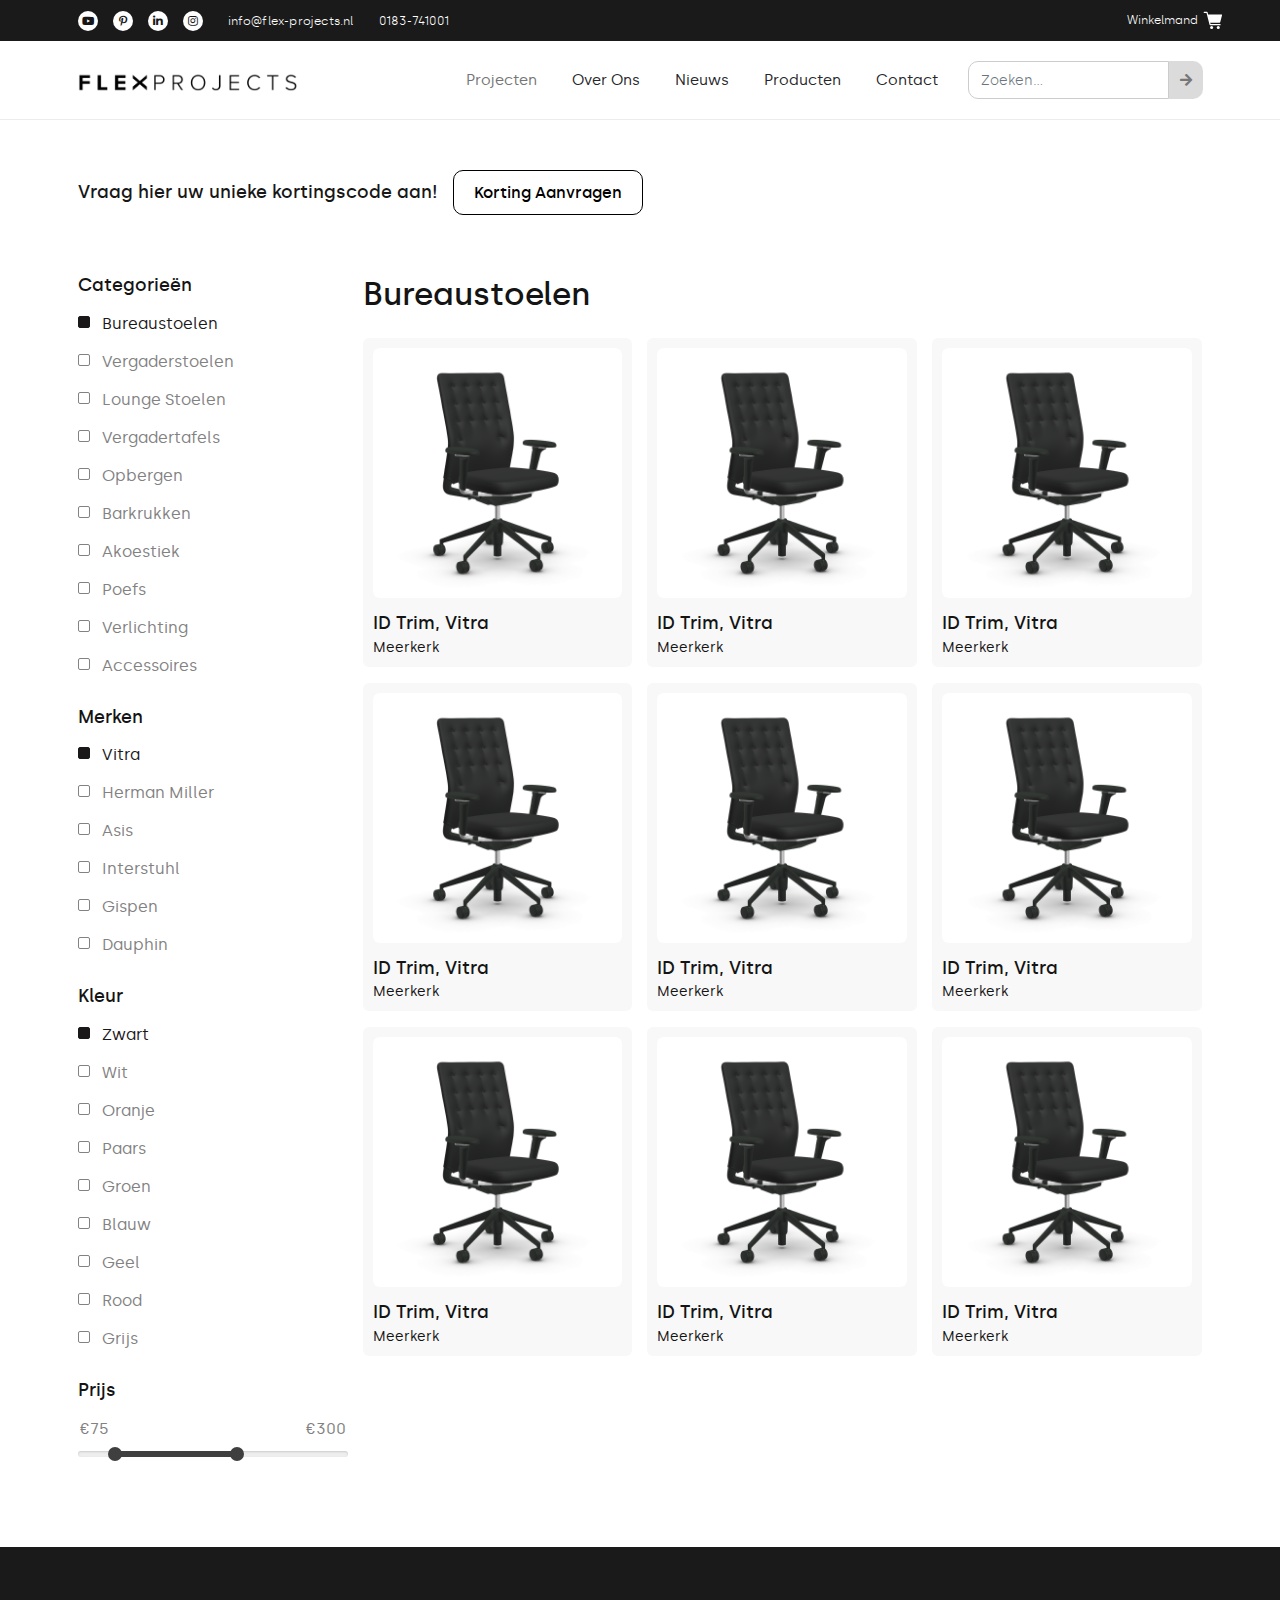
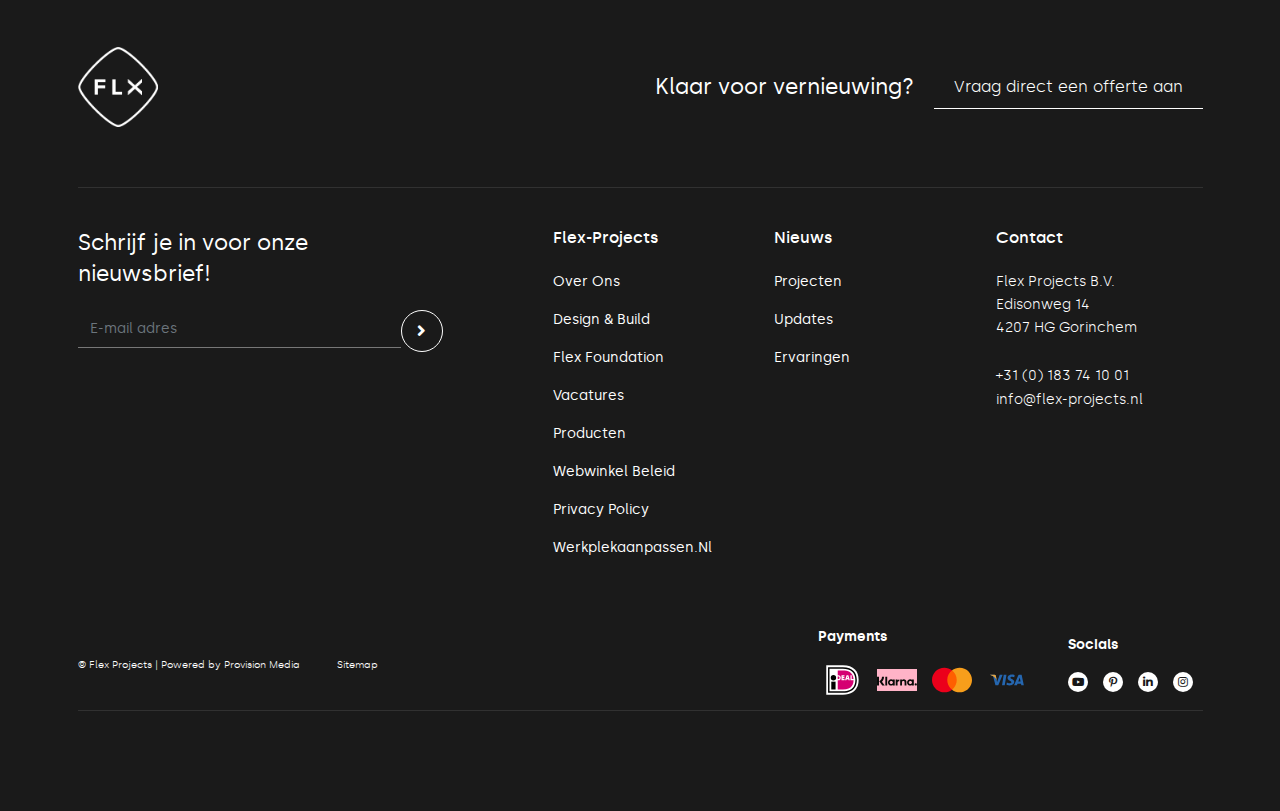
<file: index.html>
<!DOCTYPE html>
<html class="no-js" lang="en">
    <head>
        <meta charset="UTF-8" />
        <meta http-equiv="X-UA-Compatible" content="IE=edge" />
        <meta name="viewport" content="width=device-width, initial-scale=1" />
        <title>flex-projects  HTML5 Template</title>
        <meta name="description" content="flex-projects  HTML5 Template " />
        <meta name="keywords" content="business,corporate, creative, woocommerach, design, gallery, minimal, modern, landing page, cv, designer, freelancer, html, one page, personal, portfolio, programmer, responsive, nft, p2p, vcard, one page" />
        <meta name="author" content="Pexeer" />
        <!-- Place favicon.ico in the root directory -->
        <link rel="shortcut icon" href="favicon.png" type="image/x-icon">
        <!-- fonts file -->
        <link rel="stylesheet" href="assets/fonts/silka-font.css" />
        <!-- css file  -->
        <link rel="stylesheet" href="assets/css/plugins.css" />
        <link rel="stylesheet" href="assets/css/bootstrap.min.css" />
        <link rel="stylesheet" href="assets/css/style.css" />
        <link rel="stylesheet" href="assets/css/responsive.css" />
        <script src="assets/js/modernizr-3.11.2.min.js"></script>
    </head>
    <body>
        <!-- top bar are star there  -->
        <div class="topbar-area">
            <div class="container">
                <div class="topbar-area-wrap">
                    <div class="topbar-left">
                        <a href="#" class="social-icon"><i class="fab fa-youtube"></i></a>
                        <a href="#" class="social-icon"><i class="fab fa-pinterest-p"></i></a>
                        <a href="#" class="social-icon"><i class="fab fa-linkedin-in"></i></a>
                        <a href="#" class="social-icon"><i class="fab fa-instagram"></i></a>
                        <a href="mailto:info@flex-projects.nl" class="link-top-bar">info@flex-projects.nl</a>
                        <a href="tel:0183741001" class="link-top-bar">0183-741001</a>
                    </div>
                    <div class="topbar-left">
                        <a href="#" class="cart-link">
                            <span>Winkelmand</span>
                            <img class="icon" src="assets/images/cart-icon.svg" alt="image" />
                        </a>
                    </div>
                </div>
            </div>
        </div>
        <!-- top bar are end there  -->
        <!-- header area start here  -->
        <header class="header-area">
            <nav class="navbar navbar-expand-lg navbar-light">
                <div class="container">
                  <a class="navbar-brand" href="index.html"><img src="assets/images/logo.png" alt="logo" /></a>
                  <button class="navbar-toggler" type="button" data-bs-toggle="collapse" data-bs-target="#navbarSupportedContent" aria-controls="navbarSupportedContent" aria-expanded="false" aria-label="Toggle navigation">
                    <i class="fas fa-bars"></i>
                  </button>
                  <div class="collapse navbar-collapse" id="navbarSupportedContent">
                    <ul class="navbar-nav ms-auto mb-2 mb-lg-0">
                      <li class="nav-item"><a class="nav-link active" aria-current="page" href="#">Projecten</a></li>
                      <li class="nav-item"><a class="nav-link" href="#">Over ons</a></li>
                      <li class="nav-item"><a class="nav-link" href="#">Nieuws</a></li>
                      <li class="nav-item"><a class="nav-link" href="#">Producten</a></li>
                      <li class="nav-item"><a class="nav-link" href="#">Contact</a></li>
                    </ul>
                    <div class="search-form">
                        <form action="#">
                            <div class="form-wrap d-flex">
                                <input class="form-control" type="search" placeholder="Zoeken..." />
                                <button class="search-btn" type="submit"><i class="fas fa-arrow-right"></i></button>
                            </div>
                        </form>
                    </div>
                  </div>
                </div>
            </nav>
        </header>
        <!-- header area end here  -->
        <div class="section-header">
            <div class="container">
                <div class="section-header-wrap">
                    <p class="header-text">Vraag hier uw unieke kortingscode aan!</p>
                    <a href="#" class="outlne-btn">Korting aanvragen</a>
                </div>
            </div>
        </div>
        <!-- main-product-section area start here  -->
        <div class="main-product-section">
            <div class="container">
                <div class="row">
                    <div class="col-lg-3 col-md-4">
                        <aside class="sidebar-area">
                            <form action="#">
                                <div class="single-widget">
                                    <h3 class="widget-title">Categorieën</h3>
                                    <div class="form-check-list">
                                        <div class="form-check">
                                            <input class="form-check-input" type="checkbox" id="Bureaustoelen" checked />
                                            <label class="form-check-label" for="Bureaustoelen">
                                                Bureaustoelen
                                            </label>
                                        </div>
                                        <div class="form-check">
                                            <input class="form-check-input" type="checkbox" id="Vergaderstoelen" />
                                            <label class="form-check-label" for="Vergaderstoelen">
                                                Vergaderstoelen
                                            </label>
                                        </div>
                                        <div class="form-check">
                                            <input class="form-check-input" type="checkbox" id="Loungestoelen" />
                                            <label class="form-check-label" for="Loungestoelen">
                                                Lounge stoelen
                                            </label>
                                        </div>
                                        <div class="form-check">
                                            <input class="form-check-input" type="checkbox" id="Vergadertafels" />
                                            <label class="form-check-label" for="Vergadertafels">
                                                Vergadertafels
                                            </label>
                                        </div>
                                        <div class="form-check">
                                            <input class="form-check-input" type="checkbox" id="Opbergen" />
                                            <label class="form-check-label" for="Opbergen">
                                                Opbergen
                                            </label>
                                        </div>
                                        <div class="form-check">
                                            <input class="form-check-input" type="checkbox" id="Barkrukken" />
                                            <label class="form-check-label" for="Barkrukken">
                                                Barkrukken
                                            </label>
                                        </div>
                                        <div class="form-check">
                                            <input class="form-check-input" type="checkbox" id="Akoestiek" />
                                            <label class="form-check-label" for="Akoestiek">
                                                Akoestiek
                                            </label>
                                        </div>
                                        <div class="form-check">
                                            <input class="form-check-input" type="checkbox" id="Poefs" />
                                            <label class="form-check-label" for="Poefs">
                                                Poefs
                                            </label>
                                        </div>
                                        <div class="form-check">
                                            <input class="form-check-input" type="checkbox" id="Verlichting" />
                                            <label class="form-check-label" for="Verlichting">
                                                Verlichting
                                            </label>
                                        </div>
                                        <div class="form-check">
                                            <input class="form-check-input" type="checkbox" id="Accessoires" />
                                            <label class="form-check-label" for="Accessoires">
                                                Accessoires
                                            </label>
                                        </div>
                                    </div>
                                </div>
                                <div class="single-widget">
                                    <h3 class="widget-title">Merken</h3>
                                    <div class="form-check-list">
                                        <div class="form-check">
                                            <input class="form-check-input" type="checkbox" id="Vitra" checked />
                                            <label class="form-check-label" for="Vitra">
                                                Vitra
                                            </label>
                                        </div>
                                        <div class="form-check">
                                            <input class="form-check-input" type="checkbox" id="HermanMiller" />
                                            <label class="form-check-label" for="HermanMiller">
                                                Herman Miller
                                            </label>
                                        </div>
                                        <div class="form-check">
                                            <input class="form-check-input" type="checkbox" id="Asis" />
                                            <label class="form-check-label" for="Asis">
                                                Asis
                                            </label>
                                        </div>
                                        <div class="form-check">
                                            <input class="form-check-input" type="checkbox" id="Interstuhl" />
                                            <label class="form-check-label" for="Interstuhl">
                                                Interstuhl
                                            </label>
                                        </div>
                                        <div class="form-check">
                                            <input class="form-check-input" type="checkbox" id="Gispen" />
                                            <label class="form-check-label" for="Gispen">
                                                Gispen
                                            </label>
                                        </div>
                                        <div class="form-check">
                                            <input class="form-check-input" type="checkbox" id="Dauphin" />
                                            <label class="form-check-label" for="Dauphin">
                                                Dauphin
                                            </label>
                                        </div>
                                    </div>
                                </div>
                                <div class="single-widget">
                                    <h3 class="widget-title">Kleur</h3>
                                    <div class="form-check-list">
                                        <div class="form-check">
                                            <input class="form-check-input" type="checkbox" id="Zwart" checked />
                                            <label class="form-check-label" for="Zwart">
                                                Zwart
                                            </label>
                                        </div>
                                        <div class="form-check">
                                            <input class="form-check-input" type="checkbox" id="Wit" />
                                            <label class="form-check-label" for="Wit">
                                                Wit
                                            </label>
                                        </div>
                                        <div class="form-check">
                                            <input class="form-check-input" type="checkbox" id="Oranje" />
                                            <label class="form-check-label" for="Oranje">
                                                Oranje
                                            </label>
                                        </div>
                                        <div class="form-check">
                                            <input class="form-check-input" type="checkbox" id="Paars" />
                                            <label class="form-check-label" for="Paars">
                                                Paars
                                            </label>
                                        </div>
                                        <div class="form-check">
                                            <input class="form-check-input" type="checkbox" id="Groen" />
                                            <label class="form-check-label" for="Groen">
                                                Groen
                                            </label>
                                        </div>
                                        <div class="form-check">
                                            <input class="form-check-input" type="checkbox" id="Blauw" />
                                            <label class="form-check-label" for="Blauw">
                                                Blauw
                                            </label>
                                        </div>
                                        <div class="form-check">
                                            <input class="form-check-input" type="checkbox" id="Geel" />
                                            <label class="form-check-label" for="Geel">
                                                Geel
                                            </label>
                                        </div>
                                        <div class="form-check">
                                            <input class="form-check-input" type="checkbox" id="Rood" />
                                            <label class="form-check-label" for="Rood">
                                                Rood
                                            </label>
                                        </div>
                                        <div class="form-check">
                                            <input class="form-check-input" type="checkbox" id="Grijs" />
                                            <label class="form-check-label" for="Grijs">
                                                Grijs
                                            </label>
                                        </div>
                                    </div>
                                </div>
                                <div class="single-widget">
                                    <h3 class="widget-title">Prijs</h3>
                                    <div class="price-range">
                                        <div class="price-amount">
                                            <input type="text" id="amount1" readonly />
                                            <input type="text" id="amount2" readonly />
                                        </div>
                                        <div id="slider-range"></div>
                                    </div>
                                </div>
                            </form>
                        </aside>
                    </div>
                    <div class="col-lg-9 col-md-8">
                        <h2 class="section-title">Bureaustoelen</h2>
                        <div class="row">
                            <div class="col-lg-4 col-md-6 col-sm-6">
                                <div class="single-product-grid">
                                    <div class="product-thumbnail">
                                        <a href="single-product.html"><img src="assets/images/product-1.png" alt="product" /></a>
                                    </div>
                                    <div class="product-info">
                                        <h3 class="product-title"><a href="single-product.html">ID Trim, Vitra</a></h3>
                                        <h5 class="sub-title">Meerkerk</h5>
                                    </div>
                                </div>
                            </div>
                            <div class="col-lg-4 col-md-6 col-sm-6">
                                <div class="single-product-grid">
                                    <div class="product-thumbnail">
                                        <a href="single-product.html"><img src="assets/images/product-1.png" alt="product" /></a>
                                    </div>
                                    <div class="product-info">
                                        <h3 class="product-title"><a href="single-product.html">ID Trim, Vitra</a></h3>
                                        <h5 class="sub-title">Meerkerk</h5>
                                    </div>
                                </div>
                            </div>
                            <div class="col-lg-4 col-md-6 col-sm-6">
                                <div class="single-product-grid">
                                    <div class="product-thumbnail">
                                        <a href="single-product.html"><img src="assets/images/product-1.png" alt="product" /></a>
                                    </div>
                                    <div class="product-info">
                                        <h3 class="product-title"><a href="single-product.html">ID Trim, Vitra</a></h3>
                                        <h5 class="sub-title">Meerkerk</h5>
                                    </div>
                                </div>
                            </div>
                            <div class="col-lg-4 col-md-6 col-sm-6">
                                <div class="single-product-grid">
                                    <div class="product-thumbnail">
                                        <a href="single-product.html"><img src="assets/images/product-1.png" alt="product" /></a>
                                    </div>
                                    <div class="product-info">
                                        <h3 class="product-title"><a href="single-product.html">ID Trim, Vitra</a></h3>
                                        <h5 class="sub-title">Meerkerk</h5>
                                    </div>
                                </div>
                            </div>
                            <div class="col-lg-4 col-md-6 col-sm-6">
                                <div class="single-product-grid">
                                    <div class="product-thumbnail">
                                        <a href="single-product.html"><img src="assets/images/product-1.png" alt="product" /></a>
                                    </div>
                                    <div class="product-info">
                                        <h3 class="product-title"><a href="single-product.html">ID Trim, Vitra</a></h3>
                                        <h5 class="sub-title">Meerkerk</h5>
                                    </div>
                                </div>
                            </div>
                            <div class="col-lg-4 col-md-6 col-sm-6">
                                <div class="single-product-grid">
                                    <div class="product-thumbnail">
                                        <a href="single-product.html"><img src="assets/images/product-1.png" alt="product" /></a>
                                    </div>
                                    <div class="product-info">
                                        <h3 class="product-title"><a href="single-product.html">ID Trim, Vitra</a></h3>
                                        <h5 class="sub-title">Meerkerk</h5>
                                    </div>
                                </div>
                            </div>
                            <div class="col-lg-4 col-md-6 col-sm-6">
                                <div class="single-product-grid">
                                    <div class="product-thumbnail">
                                        <a href="single-product.html"><img src="assets/images/product-1.png" alt="product" /></a>
                                    </div>
                                    <div class="product-info">
                                        <h3 class="product-title"><a href="single-product.html">ID Trim, Vitra</a></h3>
                                        <h5 class="sub-title">Meerkerk</h5>
                                    </div>
                                </div>
                            </div>
                            <div class="col-lg-4 col-md-6 col-sm-6">
                                <div class="single-product-grid">
                                    <div class="product-thumbnail">
                                        <a href="single-product.html"><img src="assets/images/product-1.png" alt="product" /></a>
                                    </div>
                                    <div class="product-info">
                                        <h3 class="product-title"><a href="single-product.html">ID Trim, Vitra</a></h3>
                                        <h5 class="sub-title">Meerkerk</h5>
                                    </div>
                                </div>
                            </div>
                            <div class="col-lg-4 col-md-6 col-sm-6">
                                <div class="single-product-grid">
                                    <div class="product-thumbnail">
                                        <a href="single-product.html"><img src="assets/images/product-1.png" alt="product" /></a>
                                    </div>
                                    <div class="product-info">
                                        <h3 class="product-title"><a href="single-product.html">ID Trim, Vitra</a></h3>
                                        <h5 class="sub-title">Meerkerk</h5>
                                    </div>
                                </div>
                            </div>
                        </div>
                    </div>
                </div>
            </div>
        </div>
        <!-- main-product-section area end here  -->
        <!-- footer area start here  -->
        <footer class="footer-area">
            <div class="container">
                <div class="footer-top">
                    <div class="row align-items-center">
                        <div class="col-md-6">
                            <div class="footer-top-left">
                                <a class="footer-logo" href="index.html"><img src="assets/images/footer-logo.png" alt="footer logo" /></a>
                            </div>
                        </div>
                        <div class="col-md-6">
                            <div class="footer-top-right">
                                <div class="footer-title-button">Klaar voor vernieuwing?</div>
                                <a href="#" class="button">Vraag direct een offerte aan</a>
                            </div>
                        </div>
                    </div>
                </div>
                <div class="widget-area">
                    <div class="row">
                        <div class="col-md-4">
                            <div class="single-widget newsletter-widget">
                                <h3 class="newsletter-title">Schrijf je in voor onze <br />nieuwsbrief!</h3>
                                <div class="newsletter-form">
                                    <form action="#">
                                        <div class="form-wrap d-flex">
                                            <input type="email" class="form-control" id="email" placeholder="E-mail adres" />
                                            <button class="send-btn"><i class="fas fa-angle-right"></i></button>
                                        </div>
                                    </form>
                                </div>
                            </div>
                        </div>
                        <div class="col-md-8 col-lg-7 offset-lg-1">
                            <div class="row">
                                <div class="col-md-4">
                                    <div class="single-widget menu-widget">
                                        <h3 class="widget-title">Flex-Projects</h3>
                                        <ul>
                                            <li><a href="#">Over ons</a></li>
                                            <li><a href="#">Design & Build</a></li>
                                            <li><a href="#">Flex Foundation</a></li>
                                            <li><a href="#">Vacatures</a></li>
                                            <li><a href="#">Producten</a></li>
                                            <li><a href="#">Webwinkel beleid</a></li>
                                            <li><a href="#">Privacy Policy</a></li>
                                            <li><a href="#">Werkplekaanpassen.nl</a></li>
                                        </ul>
                                    </div>
                                </div>
                                <div class="col-md-4">
                                    <div class="single-widget menu-widget">
                                        <h3 class="widget-title">Nieuws</h3>
                                        <ul>
                                            <li><a href="#">Projecten</a></li>
                                            <li><a href="#">Updates</a></li>
                                            <li><a href="#">Ervaringen</a></li>
                                        </ul>
                                    </div>
                                </div>
                                <div class="col-md-4">
                                    <div class="single-widget contact-widget">
                                        <h3 class="widget-title">Contact</h3>
                                        <p>Flex Projects B.V. <br />  Edisonweg 14 <br /> 4207 HG Gorinchem</p>
                                        <a href="tel:0183741001" class="link-2">+31 (0) 183 74 10 01<br></a>
                                        <a href="mailto:info@flex-projects.nl" class="link-2">info@flex-projects.nl</a>
                                    </div>
                                </div>
                            </div>
                        </div>
                    </div>
                </div>
                <div class="footer-bottom">
                    <div class="row align-items-center">
                        <div class="col-md-6">
                            <div class="footer-wrapper">
                                <a href="#" class="secondary-link">&copy; Flex Projects | Powered by Provision Media</a>
                                <a href="#" target="_blank" class="secondary-link">Sitemap</a>
                            </div>
                        </div>
                        <div class="col-md-6">
                            <div class="footer-bottom-right">
                                <div class="single-box payment-box">
                                    <h4 class="title">Payments</h4>
                                    <div class="payment-icons">
                                        <img class="payment-image" src="assets/images/ideal.svg" alt="ideal" />
                                        <img class="payment-image" src="assets/images/klarna.svg" alt="klarna" />
                                        <img class="payment-image" src="assets/images/mastercard.svg" alt="mastercard" />
                                        <img class="payment-image" src="assets/images/visa.svg" alt="visa" />
                                    </div>
                                </div>
                                <div class="single-box">
                                    <h4 class="title">Socials</h4>
                                    <div class="footer-social-meida">
                                        <a href="#" class="social-icon"><i class="fab fa-youtube"></i></a>
                                        <a href="#" class="social-icon"><i class="fab fa-pinterest-p"></i></a>
                                        <a href="#" class="social-icon"><i class="fab fa-linkedin-in"></i></a>
                                        <a href="#" class="social-icon"><i class="fab fa-instagram"></i></a>
                                    </div>
                                </div>
                            </div>
                        </div>
                    </div>
                </div>
            </div>
        </footer>
        <!-- footer area end here  -->
        <!-- Js file  -->
        <script src="assets/js/jquery-3.6.0.min.js"></script>
        <script src="assets/js/bootstrap.bundle.min.js"></script>
        <script src="assets/js/plugins.js"></script>
        <script src="assets/js/main.js"></script>
    </body>
</html>
</file>
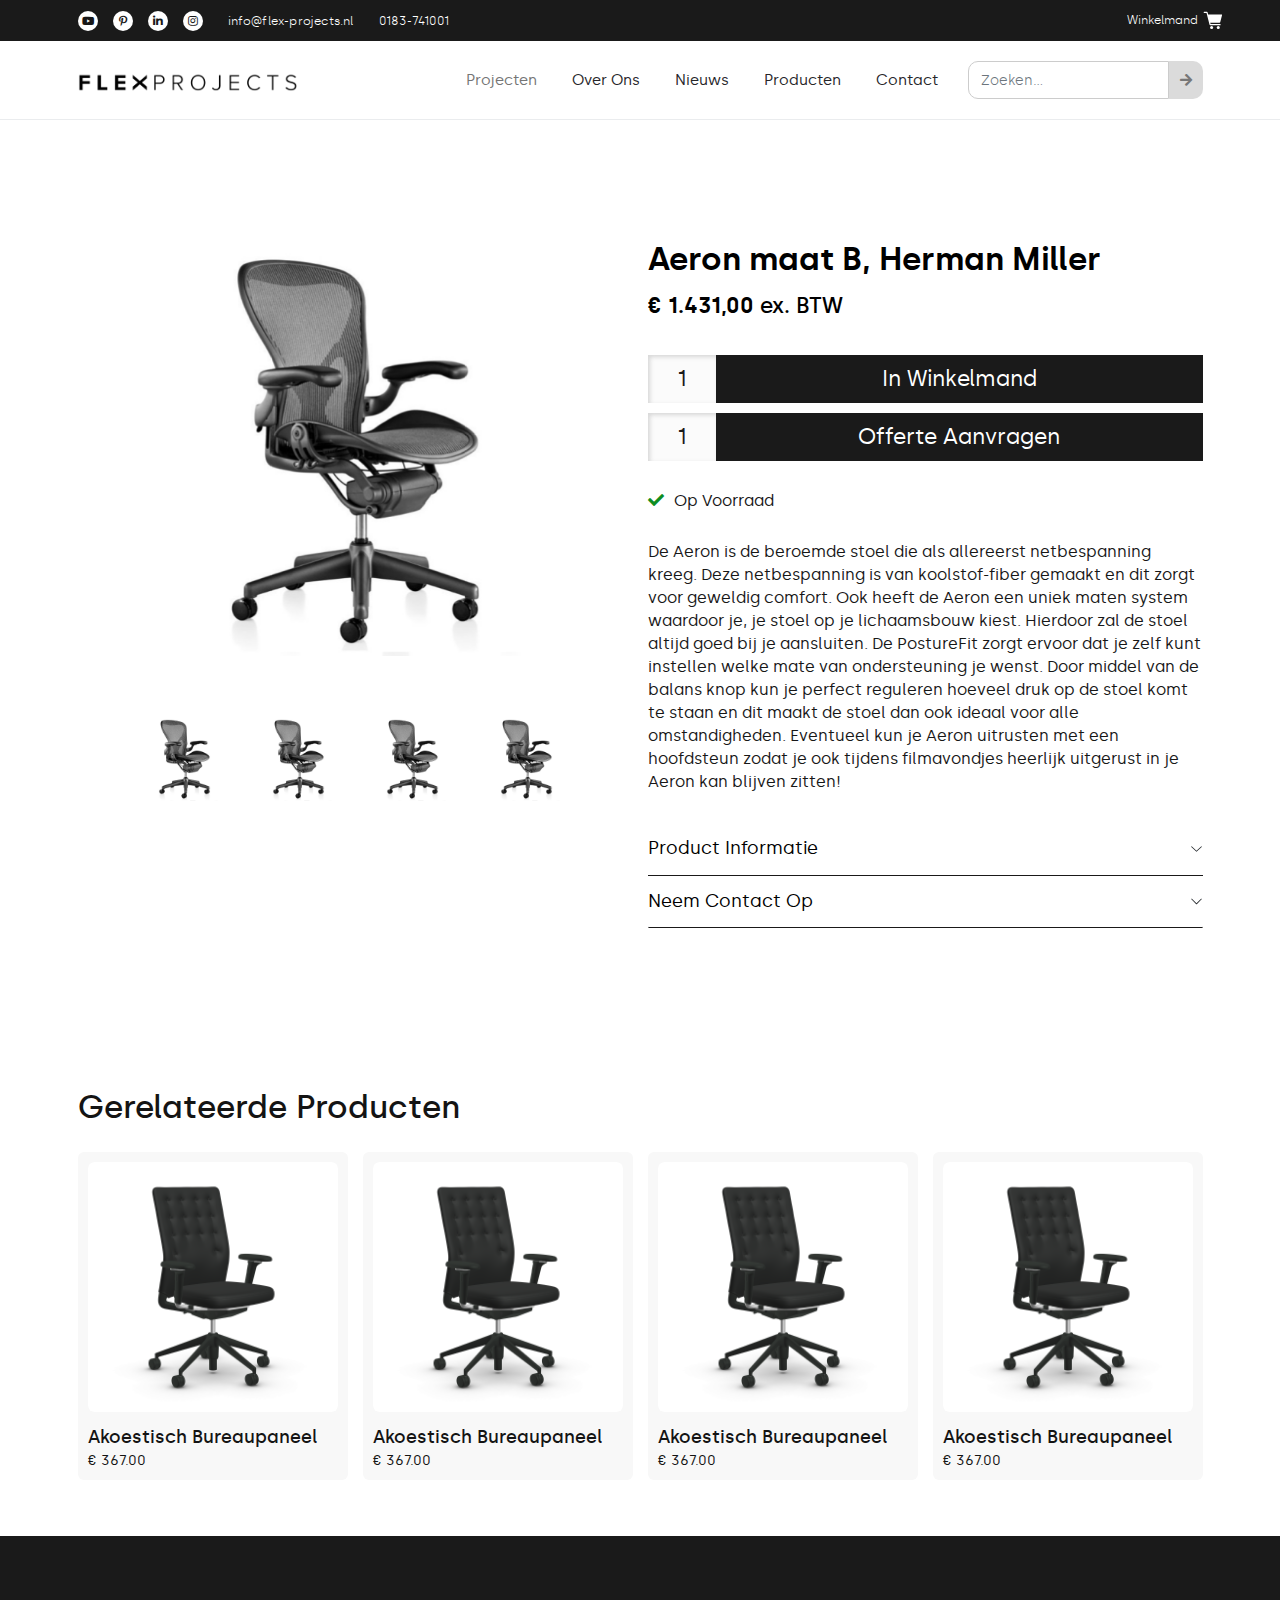
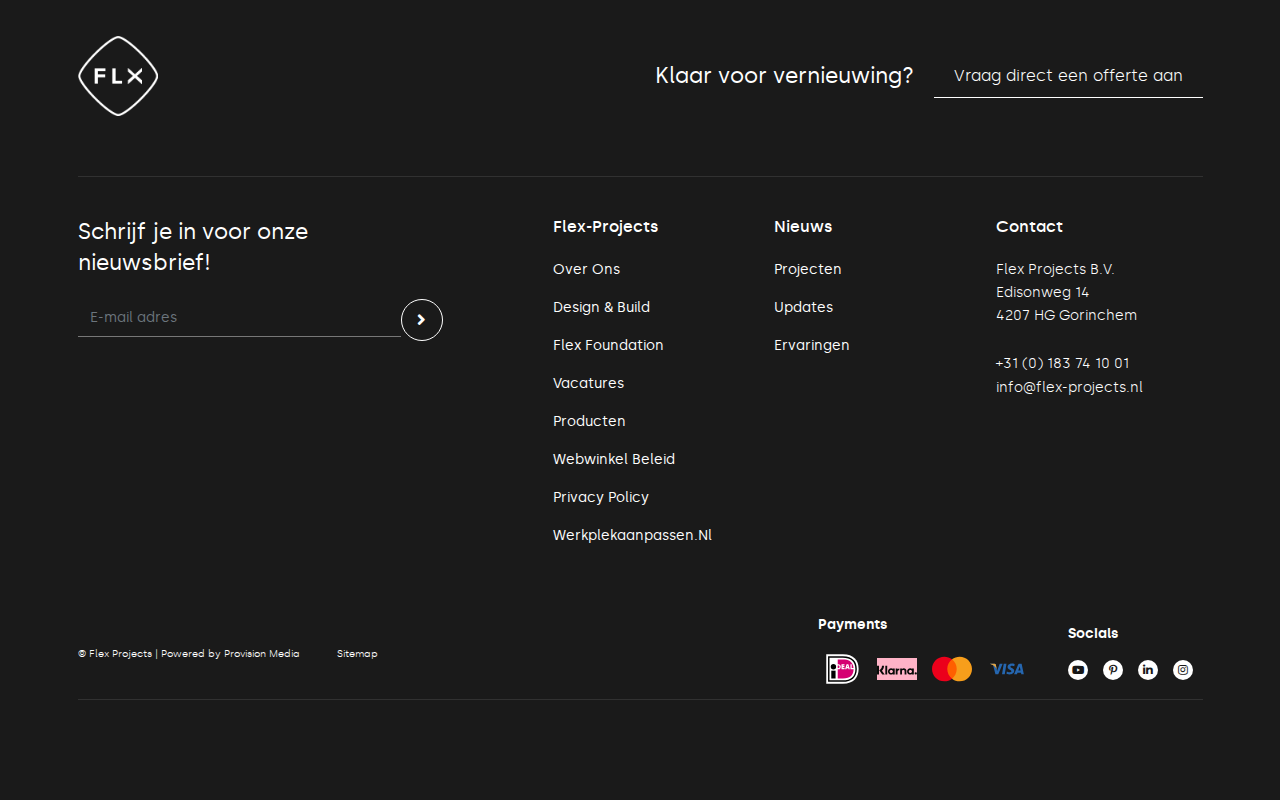
<file: single-product.html>
<!DOCTYPE html>
<html class="no-js" lang="en">
    <head>
        <meta charset="UTF-8" />
        <meta http-equiv="X-UA-Compatible" content="IE=edge" />
        <meta name="viewport" content="width=device-width, initial-scale=1" />
        <title>flex-projects  HTML5 Template</title>
        <meta name="description" content="flex-projects  HTML5 Template " />
        <meta name="keywords" content="business,corporate, creative, woocommerach, design, gallery, minimal, modern, landing page, cv, designer, freelancer, html, one page, personal, portfolio, programmer, responsive, nft, p2p, vcard, one page" />
        <meta name="author" content="Pexeer" />
        <!-- Place favicon.ico in the root directory -->
        <link rel="shortcut icon" href="favicon.png" type="image/x-icon">
        <!-- fonts file -->
        <link rel="stylesheet" href="assets/fonts/silka-font.css" />
        <!-- css file  -->
        <link rel="stylesheet" href="assets/css/plugins.css" />
        <link rel="stylesheet" href="assets/css/bootstrap.min.css" />
        <link rel="stylesheet" href="assets/css/style.css" />
        <link rel="stylesheet" href="assets/css/responsive.css" />
        <script src="assets/js/modernizr-3.11.2.min.js"></script>
    </head>
    <body>
        <!-- top bar are star there  -->
        <div class="topbar-area">
            <div class="container">
                <div class="topbar-area-wrap">
                    <div class="topbar-left">
                        <a href="#" class="social-icon"><i class="fab fa-youtube"></i></a>
                        <a href="#" class="social-icon"><i class="fab fa-pinterest-p"></i></a>
                        <a href="#" class="social-icon"><i class="fab fa-linkedin-in"></i></a>
                        <a href="#" class="social-icon"><i class="fab fa-instagram"></i></a>
                        <a href="mailto:info@flex-projects.nl" class="link-top-bar">info@flex-projects.nl</a>
                        <a href="tel:0183741001" class="link-top-bar">0183-741001</a>
                    </div>
                    <div class="topbar-left">
                        <a href="#" class="cart-link">
                            <span>Winkelmand</span>
                            <img class="icon" src="assets/images/cart-icon.svg" alt="image" />
                        </a>
                    </div>
                </div>
            </div>
        </div>
        <!-- top bar are end there  -->
        <!-- header area start here  -->
        <header class="header-area">
            <nav class="navbar navbar-expand-lg navbar-light">
                <div class="container">
                  <a class="navbar-brand" href="index.html"><img src="assets/images/logo.png" alt="logo" /></a>
                  <button class="navbar-toggler" type="button" data-bs-toggle="collapse" data-bs-target="#navbarSupportedContent" aria-controls="navbarSupportedContent" aria-expanded="false" aria-label="Toggle navigation">
                    <i class="fas fa-bars"></i>
                  </button>
                  <div class="collapse navbar-collapse" id="navbarSupportedContent">
                    <ul class="navbar-nav ms-auto mb-2 mb-lg-0">
                      <li class="nav-item"><a class="nav-link active" aria-current="page" href="#">Projecten</a></li>
                      <li class="nav-item"><a class="nav-link" href="#">Over ons</a></li>
                      <li class="nav-item"><a class="nav-link" href="#">Nieuws</a></li>
                      <li class="nav-item"><a class="nav-link" href="#">Producten</a></li>
                      <li class="nav-item"><a class="nav-link" href="#">Contact</a></li>
                    </ul>
                    <div class="search-form">
                        <form action="#">
                            <div class="form-wrap d-flex">
                                <input class="form-control" type="search" placeholder="Zoeken..." />
                                <button class="search-btn" type="submit"><i class="fas fa-arrow-right"></i></button>
                            </div>
                        </form>
                    </div>
                  </div>
                </div>
            </nav>
        </header>
        <!-- header area end here  -->
        <!-- single-product-wrape start here  -->
        <div class="single-product-wrape">
            <div class="container">
                <div class="row">
                    <div class="col-md-6">
                        <div class="product-image">
                            <div class="product-big-thumbail">
                                <div class="single-image">
                                    <img src="assets/images/single-product-big-image.png" alt="product image" />
                                </div>
                                <div class="single-image">
                                    <img src="assets/images/single-product-big-image.png" alt="product image" />
                                </div>
                                <div class="single-image">
                                    <img src="assets/images/single-product-big-image.png" alt="product image" />
                                </div>
                                <div class="single-image">
                                    <img src="assets/images/single-product-big-image.png" alt="product image" />
                                </div>
                            </div>
                            <div class="product-small-thumbail">
                                <div class="single-image">
                                    <img src="assets/images/single-product-thumbnail.png" alt="product image" />
                                </div>
                                <div class="single-image">
                                    <img src="assets/images/single-product-thumbnail.png" alt="product image" />
                                </div>
                                <div class="single-image">
                                    <img src="assets/images/single-product-thumbnail.png" alt="product image" />
                                </div>
                                <div class="single-image">
                                    <img src="assets/images/single-product-thumbnail.png" alt="product image" />
                                </div>
                            </div>
                        </div>
                    </div>
                    <div class="col-md-6">
                        <div class="product-info">
                            <h2 class="produt-title">Aeron maat B, Herman Miller</h2>
                            <h4 class="product-price"><span>€ 1.431,00</span> ex. BTW</h4>
                            <a class="count-text-btn" href="#"><span class="count-number">1</span><span class="button-text">In winkelmand</span></a>
                            <a class="count-text-btn" href="#"><span class="count-number">1</span><span class="button-text">Offerte aanvragen</span></a>
                            <h4 class="voorraad-text"><i class="fas fa-check"></i>Op voorraad</h4>
                            <p class="product-content">De Aeron is de beroemde stoel die als allereerst netbespanning kreeg. Deze netbespanning is van koolstof-fiber gemaakt en dit zorgt voor geweldig comfort. Ook heeft de Aeron een uniek maten system waardoor je, je stoel op je lichaamsbouw kiest. Hierdoor zal de stoel altijd goed bij je aansluiten. De PostureFit zorgt ervoor dat je zelf kunt instellen welke mate van ondersteuning je wenst. Door middel van de balans knop kun je perfect reguleren hoeveel druk op de stoel komt te staan en dit maakt de stoel dan ook ideaal voor alle omstandigheden. Eventueel kun je Aeron uitrusten met een hoofdsteun zodat je ook tijdens filmavondjes heerlijk uitgerust in je Aeron kan blijven zitten!</p>
                            <div class="accordion product-acorion" id="accordionExample">
                                <div class="accordion-item">
                                  <h2 class="accordion-header" id="headingOne">
                                    <button class="accordion-button collapsed" type="button" data-bs-toggle="collapse" data-bs-target="#collapseOne" aria-expanded="false" aria-controls="collapseOne">
                                        Product informatie
                                    </button>
                                  </h2>
                                  <div id="collapseOne" class="accordion-collapse collapse" aria-labelledby="headingOne" data-bs-parent="#accordionExample">
                                    <div class="accordion-body">
                                      <p>Lorem ipsum dolor, sit amet consectetur adipisicing elit. Eaque architecto odio recusandae nulla quaerat id, culpa at modi nisi, voluptates, nemo rem dolores. Ex earum magni numquam dolorum quasi ullam. Eius ratione in dicta debitis consequuntur voluptates voluptas tenetur qui alias, est tempora veritatis deserunt soluta itaque cumque unde quaerat.</p>
                                    </div>
                                  </div>
                                </div>
                                <div class="accordion-item">
                                  <h2 class="accordion-header" id="headingTwo">
                                    <button class="accordion-button collapsed" type="button" data-bs-toggle="collapse" data-bs-target="#collapseTwo" aria-expanded="false" aria-controls="collapseTwo">
                                        Neem contact op
                                    </button>
                                  </h2>
                                  <div id="collapseTwo" class="accordion-collapse collapse" aria-labelledby="headingTwo" data-bs-parent="#accordionExample">
                                    <div class="accordion-body">
                                        <p>Lorem ipsum dolor, sit amet consectetur adipisicing elit. Eaque architecto odio recusandae nulla quaerat id, culpa at modi nisi, voluptates, nemo rem dolores. Ex earum magni numquam dolorum quasi ullam. Eius ratione in dicta debitis consequuntur voluptates voluptas tenetur qui alias, est tempora veritatis deserunt soluta itaque cumque unde quaerat.</p>
                                    </div>
                                  </div>
                                </div>
                            </div>
                        </div>
                    </div>
                </div>
            </div>
        </div>
        <!-- single-product-wrape start here  -->
        <!-- Gerelateerde producten area start here  -->
        <div class="gerelateerde-producten">
            <div class="container">
                <h2 class="section-title">Gerelateerde producten</h2>
                <div class="row">
                    <div class="col-lg-3 col-md-4 col-sm-6">
                        <div class="single-product-grid">
                            <div class="product-thumbnail">
                                <a href="single-product.html"><img src="assets/images/product-1.png" alt="product" /></a>
                            </div>
                            <div class="product-info">
                                <h3 class="product-title"><a href="single-product.html">Akoestisch Bureaupaneel</a></h3>
                                <h5 class="sub-title"><span>€</span>  367.00</h5>
                            </div>
                        </div>
                    </div>
                    <div class="col-lg-3 col-md-4 col-sm-6">
                        <div class="single-product-grid">
                            <div class="product-thumbnail">
                                <a href="single-product.html"><img src="assets/images/product-1.png" alt="product" /></a>
                            </div>
                            <div class="product-info">
                                <h3 class="product-title"><a href="single-product.html">Akoestisch Bureaupaneel</a></h3>
                                <h5 class="sub-title"><span>€</span>  367.00</h5>
                            </div>
                        </div>
                    </div>
                    <div class="col-lg-3 col-md-4 col-sm-6">
                        <div class="single-product-grid">
                            <div class="product-thumbnail">
                                <a href="single-product.html"><img src="assets/images/product-1.png" alt="product" /></a>
                            </div>
                            <div class="product-info">
                                <h3 class="product-title"><a href="single-product.html">Akoestisch Bureaupaneel</a></h3>
                                <h5 class="sub-title"><span>€</span>  367.00</h5>
                            </div>
                        </div>
                    </div>
                    <div class="col-lg-3 col-md-4 col-sm-6">
                        <div class="single-product-grid">
                            <div class="product-thumbnail">
                                <a href="single-product.html"><img src="assets/images/product-1.png" alt="product" /></a>
                            </div>
                            <div class="product-info">
                                <h3 class="product-title"><a href="single-product.html">Akoestisch Bureaupaneel</a></h3>
                                <h5 class="sub-title"><span>€</span>  367.00</h5>
                            </div>
                        </div>
                    </div>
                </div>
            </div>
        </div>
        <!-- Gerelateerde producten area end here  -->
        <!-- footer area start here  -->
        <footer class="footer-area">
            <div class="container">
                <div class="footer-top">
                    <div class="row align-items-center">
                        <div class="col-md-6">
                            <div class="footer-top-left">
                                <a class="footer-logo" href="index.html"><img src="assets/images/footer-logo.png" alt="footer logo" /></a>
                            </div>
                        </div>
                        <div class="col-md-6">
                            <div class="footer-top-right">
                                <div class="footer-title-button">Klaar voor vernieuwing?</div>
                                <a href="#" class="button">Vraag direct een offerte aan</a>
                            </div>
                        </div>
                    </div>
                </div>
                <div class="widget-area">
                    <div class="row">
                        <div class="col-md-4">
                            <div class="single-widget newsletter-widget">
                                <h3 class="newsletter-title">Schrijf je in voor onze <br />nieuwsbrief!</h3>
                                <div class="newsletter-form">
                                    <form action="#">
                                        <div class="form-wrap d-flex">
                                            <input type="email" class="form-control" id="email" placeholder="E-mail adres" />
                                            <button class="send-btn"><i class="fas fa-angle-right"></i></button>
                                        </div>
                                    </form>
                                </div>
                            </div>
                        </div>
                        <div class="col-md-8 col-lg-7 offset-lg-1">
                            <div class="row">
                                <div class="col-md-4">
                                    <div class="single-widget menu-widget">
                                        <h3 class="widget-title">Flex-Projects</h3>
                                        <ul>
                                            <li><a href="#">Over ons</a></li>
                                            <li><a href="#">Design & Build</a></li>
                                            <li><a href="#">Flex Foundation</a></li>
                                            <li><a href="#">Vacatures</a></li>
                                            <li><a href="#">Producten</a></li>
                                            <li><a href="#">Webwinkel beleid</a></li>
                                            <li><a href="#">Privacy Policy</a></li>
                                            <li><a href="#">Werkplekaanpassen.nl</a></li>
                                        </ul>
                                    </div>
                                </div>
                                <div class="col-md-4">
                                    <div class="single-widget menu-widget">
                                        <h3 class="widget-title">Nieuws</h3>
                                        <ul>
                                            <li><a href="#">Projecten</a></li>
                                            <li><a href="#">Updates</a></li>
                                            <li><a href="#">Ervaringen</a></li>
                                        </ul>
                                    </div>
                                </div>
                                <div class="col-md-4">
                                    <div class="single-widget contact-widget">
                                        <h3 class="widget-title">Contact</h3>
                                        <p>Flex Projects B.V. <br />  Edisonweg 14 <br /> 4207 HG Gorinchem</p>
                                        <a href="tel:0183741001" class="link-2">+31 (0) 183 74 10 01<br></a>
                                        <a href="mailto:info@flex-projects.nl" class="link-2">info@flex-projects.nl</a>
                                    </div>
                                </div>
                            </div>
                        </div>
                    </div>
                </div>
                <div class="footer-bottom">
                    <div class="row align-items-center">
                        <div class="col-md-6">
                            <div class="footer-wrapper">
                                <a href="#" class="secondary-link">&copy; Flex Projects | Powered by Provision Media</a>
                                <a href="#" target="_blank" class="secondary-link">Sitemap</a>
                            </div>
                        </div>
                        <div class="col-md-6">
                            <div class="footer-bottom-right">
                                <div class="single-box payment-box">
                                    <h4 class="title">Payments</h4>
                                    <div class="payment-icons">
                                        <img class="payment-image" src="assets/images/ideal.svg" alt="ideal" />
                                        <img class="payment-image" src="assets/images/klarna.svg" alt="klarna" />
                                        <img class="payment-image" src="assets/images/mastercard.svg" alt="mastercard" />
                                        <img class="payment-image" src="assets/images/visa.svg" alt="visa" />
                                    </div>
                                </div>
                                <div class="single-box">
                                    <h4 class="title">Socials</h4>
                                    <div class="footer-social-meida">
                                        <a href="#" class="social-icon"><i class="fab fa-youtube"></i></a>
                                        <a href="#" class="social-icon"><i class="fab fa-pinterest-p"></i></a>
                                        <a href="#" class="social-icon"><i class="fab fa-linkedin-in"></i></a>
                                        <a href="#" class="social-icon"><i class="fab fa-instagram"></i></a>
                                    </div>
                                </div>
                            </div>
                        </div>
                    </div>
                </div>
            </div>
        </footer>
        <!-- footer area end here  -->
        <!-- Js file  -->
        <script src="assets/js/jquery-3.6.0.min.js"></script>
        <script src="assets/js/bootstrap.bundle.min.js"></script>
        <script src="assets/js/plugins.js"></script>
        <script src="assets/js/main.js"></script>
    </body>
</html>
</file>
<file: assets/fonts/silka-font.css>
@font-face {
    font-family: 'Silka';
    src: url('Silka-Light.eot');
    src: url('Silka-Light.eot?#iefix') format('embedded-opentype'),
        url('Silka-Light.woff2') format('woff2'),
        url('Silka-Light.woff') format('woff'),
        url('Silka-Light.ttf') format('truetype');
    font-weight: 300;
    font-style: normal;
    font-display: swap;
}
@font-face {
    font-family: 'Silka';
    src: url('Silka-Regular.eot');
    src: url('Silka-Regular.eot?#iefix') format('embedded-opentype'),
        url('Silka-Regular.woff2') format('woff2'),
        url('Silka-Regular.woff') format('woff'),
        url('Silka-Regular.ttf') format('truetype');
    font-weight: 400;
    font-style: normal;
    font-display: swap;
}
@font-face {
    font-family: 'Silka';
    src: url('Silka-Medium.eot');
    src: url('Silka-Medium.eot?#iefix') format('embedded-opentype'),
        url('Silka-Medium.woff2') format('woff2'),
        url('Silka-Medium.woff') format('woff'),
        url('Silka-Medium.ttf') format('truetype');
    font-weight: 500;
    font-style: normal;
    font-display: swap;
}
@font-face {
    font-family: 'Silka';
    src: url('silka-semibold.eot');
    src: url('silka-semibold.eot?#iefix') format('embedded-opentype'),
        url('silka-semibold.woff2') format('woff2'),
        url('silka-semibold.woff') format('woff'),
        url('silka-semibold.ttf') format('truetype');
    font-weight: 600;
    font-style: normal;
    font-display: swap;
}
</file>
<file: assets/css/style.css>
/*
------------- Table of content ----------------

Template Name: flex-projects HTML5 Template
Template URI: http://flex-projects.com
Description: flex-projects HTML5 Template
Author: Gobinda Sarkar
Author URI: http://flex-projects.com
Version: 1.0

---------------------- common content ----------
1.body reset content
1.topbar-area
#.header-area
#.footer-area
#.section-header
#.main-product-section
#.sidebar-area
#.single-product-grid
#.single-product-wrape
#.gerelateerde-producten

*/
/*-------------------------
#.gerelateerde-producten
--------------------------*/
:root {
  font-size: 62.5%;
  --primary-color: #AFCB00;
  --hover-color: #919e00;
  --bColor: #171717;
  --white: #ffffff;
  --black: #000000;
}

html,
body {
  height: 100%;
  font-family: "Silka";
  font-size: 1.6rem;
  font-weight: 300;
  line-height: 2.3rem;
  color: var(--bColor);
  -webkit-font-smoothing: antialiased;
  -moz-osx-font-smoothing: grayscale;
}

h1,
h2,
h3,
h4,
h5,
h6 {
  font-family: "Silka";
  font-weight: 700;
}

iframe {
  border: none;
}

a,
b,
div,
ul,
li {
  -webkit-tap-highlight-color: rgba(0, 0, 0, 0);
  -webkit-tap-highlight-color: transparent;
  -moz-outline-: none;
}

input,
input:hover,
input:focus,
input:active,
textarea,
textarea:hover,
textarea:focus,
textarea:active,
select:focus,
select:hover {
  -moz-outline: none;
  outline: none;
  -webkit-box-shadow: none;
          box-shadow: none;
}

img:not([draggable]),
embed,
object,
video {
  max-width: 100%;
  height: auto;
}

a {
  text-decoration: none;
  outline: 0;
}

a:active,
a:focus,
a:hover,
a:visited {
  text-decoration: none;
  outline: 0;
}

:focus {
  outline: none;
}

img {
  border: none;
  max-width: 100%;
  height: auto;
}

button:focus {
  -moz-outline: none;
  outline: none;
  -webkit-box-shadow: none;
          box-shadow: none;
}

.section {
  padding: 7.5rem 0;
}

.section-top {
  padding-top: 7.5rem;
}

.section-bottom {
  padding-bottom: 7.5rem;
}

.btn.focus, .btn:focus {
  border: 1px solid transparent;
}

.form-control:focus,
.btn.focus, .btn:focus {
  color: #495057;
  background-color: #fff;
  outline: 0;
  -webkit-box-shadow: none;
          box-shadow: none;
}

.acurate {
  margin: 0;
  padding: 0;
}

.floatleft {
  float: left;
}

.floatright {
  float: right;
}

.alignleft {
  float: left;
  margin-right: 15px;
  margin-bottom: 24px;
}

.alignright {
  float: right;
  margin-left: 15px;
  margin-bottom: 24px;
}

.aligncenter {
  display: block;
  margin: 0 auto 24px;
}

a:focus {
  outline: 0px solid;
}

.fix {
  overflow: hidden;
}

p {
  margin: 0 0 24px;
}

a {
  text-decoration: none;
}

a:hover {
  color: var(--primary-color);
  text-decoration: none;
}

a:active, a:hover {
  outline: 0 none;
  color: var(--hover-color);
}

ul {
  list-style: outside none none;
  margin: 0;
  padding: 0;
}

.clear {
  clear: both;
}

::-moz-selection {
  background: var(--primary-color);
  text-shadow: none;
}

::selection {
  background: var(--primary-color);
  text-shadow: none;
  color: #ffffff;
}

.browserupgrade {
  margin: 24px  0;
  background: var(--primary-color);
  color: #ffffff;
  padding: 24px 0;
}

.p-0 {
  padding: 0 !important;
}

.pb-0 {
  padding-bottom: 0 !important;
}

.pb-5 {
  padding-bottom: 5px;
}

.pb-10 {
  padding-bottom: 10px;
}

.pb-15 {
  padding-bottom: 15px;
}

.pb-20 {
  padding-bottom: 20px;
}

.pb-25 {
  padding-bottom: 25px;
}

.pb-30 {
  padding-bottom: 30px;
}

.pb-35 {
  padding-bottom: 35px;
}

.pb-40 {
  padding-bottom: 40px;
}

.pb-45 {
  padding-bottom: 45px;
}

.pb-50 {
  padding-bottom: 50px;
}

.pb-55 {
  padding-bottom: 55px;
}

.pb-60 {
  padding-bottom: 60px;
}

.pt-0 {
  padding-top: 0 !important;
}

.pt-5 {
  padding-top: 5px;
}

.pt-10 {
  padding-top: 10px;
}

.pt-15 {
  padding-top: 15px;
}

.pt-20 {
  padding-top: 20px;
}

.pt-25 {
  padding-top: 25px;
}

.pt-30 {
  padding-top: 30px;
}

.pt-35 {
  padding-top: 35px;
}

.pt-40 {
  padding-top: 40px;
}

.pt-45 {
  padding-top: 45px;
}

.pt-50 {
  padding-top: 50px;
}

.pt-55 {
  padding-top: 55px;
}

.pt-60 {
  padding-top: 60px;
}

.m-0 {
  margin: 0 !important;
}

.mb-0 {
  margin-bottom: 0 !important;
}

.mb-5 {
  margin-bottom: 5px;
}

.mb-10 {
  margin-bottom: 10px;
}

.mb-15 {
  margin-bottom: 15px;
}

.mb-20 {
  margin-bottom: 5px;
}

.mb-25 {
  margin-bottom: 25px;
}

.mb-30 {
  margin-bottom: 30px;
}

.mb-35 {
  margin-bottom: 35px;
}

.mb-40 {
  margin-bottom: 40px;
}

.mb-45 {
  margin-bottom: 45px;
}

.mb-50 {
  margin-bottom: 50px;
}

.mb-55 {
  margin-bottom: 55px;
}

.mb-60 {
  margin-bottom: 60px;
}

.mt-0 {
  margin-top: 0 !important;
}

.mt-5 {
  margin-top: 5px;
}

.mt-10 {
  margin-top: 10px;
}

.mt-15 {
  margin-top: 15px;
}

.mt-20 {
  margin-top: 20px;
}

.mt-25 {
  margin-top: 25px;
}

.mt-30 {
  margin-top: 30px;
}

.mt-35 {
  margin-top: 35px;
}

.mt-40 {
  margin-top: 40px;
}

.mt-45 {
  margin-top: 45px;
}

.mt-50 {
  margin-top: 50px;
}

.mt-55 {
  margin-top: 55px;
}

.mt-60 {
  margin-top: 60px;
}

/*-------------------------
scrollUp
--------------------------*/
#scrollUp {
  background: #000000;
  bottom: 20px;
  color: #ffffff;
  font-size: 20px;
  display: block;
  width: 40px;
  height: 40px;
  line-height: 40px;
  position: fixed;
  right: 20px;
  text-align: center;
  text-decoration: none;
  -webkit-transition: all .5s linear;
  transition: all .5s linear;
  z-index: 1000;
  border-radius: 5px;
}
#scrollUp:hover {
  background: var(--hover-color);
}

.section-bg {
  background-color: #F9F9F9;
}

@media (max-width: 991px) {
  .section {
    padding: 5.5rem 0;
  }

  .section-top {
    padding-top: 5.5rem;
  }

  .section-bottom {
    padding-bottom: 5.5rem;
  }
}
/*-------------------------
#.header area
--------------------------*/
/*-------------------------
#.topbar-area
--------------------------*/
.topbar-area {
  background-color: #1a1a1a;
  padding: .8rem 0;
}
.topbar-area .topbar-area-wrap {
  display: -webkit-box;
  display: -ms-flexbox;
  display: flex;
  -webkit-box-align: center;
      -ms-flex-align: center;
          align-items: center;
  -webkit-box-pack: justify;
      -ms-flex-pack: justify;
          justify-content: space-between;
  -webkit-box-orient: horizontal;
  -webkit-box-direction: normal;
      -ms-flex-flow: row wrap;
          flex-flow: row wrap;
}
.topbar-area .social-icon {
  display: inline-block;
  margin-right: 10px;
  width: 2rem;
  height: 2rem;
  line-height: 1.8rem;
  border-radius: 50%;
  background-color: var(--white);
  color: var(--bColor);
  text-align: center;
  -webkit-transition: all 0.5s linear;
  transition: all 0.5s linear;
}
.topbar-area .social-icon i {
  font-size: 1.1rem;
}
.topbar-area .social-icon:hover {
  background: #dddddd;
  color: var(--bColor);
}
.topbar-area .link-top-bar {
  margin-right: 10px;
  margin-left: 10px;
  color: var(--white);
  font-size: 1.2rem;
  letter-spacing: .2px;
  text-decoration: none;
}
.topbar-area .link-top-bar:hover {
  color: #dddddd;
}
.topbar-area .cart-link {
  display: -webkit-box;
  display: -ms-flexbox;
  display: flex;
  -webkit-box-align: center;
      -ms-flex-align: center;
          align-items: center;
  font-size: 1.2rem;
  font-weight: 300;
  color: var(--white);
}
.topbar-area .cart-link .icon {
  max-width: 2rem;
  margin-left: .5rem;
}

/*-------------------------
#.header-area
--------------------------*/
.header-area {
  background-color: var(--white);
  padding: 2rem 0;
  border-bottom: 1px solid #EAECEE;
}
.header-area .navbar-brand img {
  max-width: 22rem;
}
.header-area .navbar {
  padding: 0;
}
.header-area .navbar .nav-item {
  margin-right: 2.5rem;
}
.header-area .navbar .nav-item .nav-link {
  display: inline-block;
  text-transform: capitalize;
  -webkit-transition: .2s;
  transition: .2s;
  color: #262529;
  font-size: 15px;
  font-weight: 400;
}
.header-area .navbar .nav-item .nav-link:hover {
  color: #757575;
}
.header-area .navbar .nav-item .nav-link.active {
  color: #757575;
}
.header-area .search-form .form-control {
  width: 100%;
  height: 38px;
  padding: 8px 12px;
  font-size: 14px;
  background-color: #fff;
  border: 1px solid #ccc;
  border-radius: 10px 0 0 10px;
  color: #262529;
  font-weight: 300;
  -webkit-box-sizing: border-box;
          box-sizing: border-box;
}
.header-area .search-form .search-btn {
  padding: 0;
  border-radius: 0 10px 10px 0;
  width: 40px;
  height: 38px;
  border: none;
  color: #777777;
  font-size: 1.4rem;
  background-color: #dbdbdb;
}

/*-------------------------
#.footer-area
--------------------------*/
.footer-area {
  padding: 100px 0;
  background-color: #1a1a1a;
}
.footer-area .footer-top {
  padding-bottom: 60px;
  border-bottom: 1px solid rgba(255, 255, 255, 0.1);
}
.footer-area .footer-top .footer-logo {
  display: inline-block;
}
.footer-area .footer-top .footer-logo img {
  max-width: 80px;
  -webkit-filter: invert(100%);
  filter: invert(100%);
}
.footer-area .footer-top .footer-top-right {
  display: -webkit-box;
  display: -ms-flexbox;
  display: flex;
  -webkit-box-align: center;
      -ms-flex-align: center;
          align-items: center;
  -webkit-box-pack: end;
      -ms-flex-pack: end;
          justify-content: flex-end;
}
.footer-area .footer-top .footer-top-right .footer-title-button {
  margin-right: 20px;
  color: #fff;
  font-weight: 400;
  font-size: 22px;
  line-height: 1.4;
}
.footer-area .footer-top .footer-top-right .button {
  padding: 10px 20px;
  border-bottom: 1px solid #fff;
  border-radius: 0;
  background-color: transparent;
  -webkit-transition: .2s ease-in-out;
  transition: .2s ease-in-out;
  color: #fff;
  font-size: 16px;
}
.footer-area .footer-top .footer-top-right .button:hover {
  -webkit-transform: translate(0, -10px);
          transform: translate(0, -10px);
  color: #fff;
}
.footer-area .footer-bottom {
  padding-bottom: 10px;
  border-bottom: 1px solid rgba(255, 255, 255, 0.1);
}
.footer-area .footer-bottom .secondary-link {
  display: inline-block;
  margin-right: 32px;
  color: #fff;
  font-size: 10px;
  font-weight: 300;
  -webkit-transition: all 0.5s linear;
  transition: all 0.5s linear;
}
.footer-area .footer-bottom .secondary-link:hover {
  color: #757575;
}
.footer-area .footer-bottom .footer-bottom-right {
  display: -webkit-box;
  display: -ms-flexbox;
  display: flex;
  -webkit-box-align: center;
      -ms-flex-align: center;
          align-items: center;
  -webkit-box-orient: horizontal;
  -webkit-box-direction: normal;
      -ms-flex-flow: row wrap;
          flex-flow: row wrap;
  -webkit-box-pack: end;
      -ms-flex-pack: end;
          justify-content: flex-end;
}
.footer-area .footer-bottom .footer-bottom-right .payment-box {
  width: 250px;
}
.footer-area .footer-bottom .footer-bottom-right .single-box .title {
  margin-bottom: 15px;
  color: #fff;
  font-size: 14px;
}
.footer-area .footer-bottom .footer-bottom-right .single-box .payment-icons .payment-image {
  max-width: 40px;
  height: auto;
  margin-right: 5px;
  margin-left: 5px;
  display: inline-block;
}
.footer-area .footer-bottom .footer-bottom-right .single-box .footer-social-meida .social-icon {
  display: inline-block;
  margin-right: 10px;
  width: 2rem;
  height: 2rem;
  line-height: 1.8rem;
  border-radius: 50%;
  background-color: var(--white);
  color: var(--bColor);
  text-align: center;
  -webkit-transition: all 0.5s linear;
  transition: all 0.5s linear;
}
.footer-area .footer-bottom .footer-bottom-right .single-box .footer-social-meida .social-icon i {
  font-size: 1.1rem;
}
.footer-area .footer-bottom .footer-bottom-right .single-box .footer-social-meida .social-icon:hover {
  background: #dddddd;
  color: var(--bColor);
}
.footer-area .widget-area {
  padding: 40px 0;
}
.footer-area .widget-area .single-widget {
  margin-bottom: 3rem;
}
.footer-area .widget-area .single-widget .widget-title {
  margin-bottom: 22px;
  color: #fff;
  font-size: 16px;
  font-weight: 500;
}
.footer-area .widget-area .menu-widget ul {
  margin: 0;
  padding: 0;
}
.footer-area .widget-area .menu-widget ul li {
  list-style: none;
  margin-bottom: 1.5rem;
}
.footer-area .widget-area .menu-widget ul li:last-child {
  margin-bottom: 0;
}
.footer-area .widget-area .menu-widget ul li a {
  display: block;
  color: #fff;
  font-size: 14px;
  font-weight: 400;
  text-decoration: none;
  -webkit-transition: all 0.5s linear;
  transition: all 0.5s linear;
  text-transform: capitalize;
}
.footer-area .widget-area .menu-widget ul li a:hover {
  opacity: .7;
}
.footer-area .widget-area .contact-widget p {
  font-size: 1.4rem;
  color: #fff;
  line-height: 23px;
  font-weight: 300;
}
.footer-area .widget-area .contact-widget .link-2 {
  font-size: 1.4rem;
  color: #fff;
  line-height: 23px;
  font-weight: 300;
}
.footer-area .widget-area .newsletter-widget .newsletter-title {
  margin-bottom: 20px;
  color: #fff;
  font-size: 22px;
  line-height: 1.4;
  font-weight: 400;
}
.footer-area .widget-area .newsletter-widget .newsletter-form .form-control {
  -webkit-box-flex: 1;
      -ms-flex: 1;
          flex: 1;
  width: 100%;
  height: 38px;
  padding: 8px 12px;
  font-size: 14px;
  color: #333;
  background-color: transparent;
  border: none;
  border-bottom: 1px solid #777777;
  border-radius: 0;
}
.footer-area .widget-area .newsletter-widget .newsletter-form .send-btn {
  padding: 0;
  display: -webkit-box;
  display: -ms-flexbox;
  display: flex;
  -webkit-box-align: center;
      -ms-flex-align: center;
          align-items: center;
  -webkit-box-pack: center;
      -ms-flex-pack: center;
          justify-content: center;
  height: 42px;
  width: 42px;
  border: 1px solid #fff;
  border-radius: 55%;
  background-color: transparent;
  -webkit-transition: .2s ease-in-out;
  transition: .2s ease-in-out;
  color: #fff;
  font-size: 17px;
}
.footer-area .widget-area .newsletter-widget .newsletter-form .send-btn:hover {
  background-color: var(--white);
  color: var(--bColor);
}

/*-------------------------
#.section-header
--------------------------*/
.outlne-btn {
  display: inline-block;
  padding: 1rem 2rem;
  border-radius: 1rem;
  border: 1px solid var(--black);
  color: var(--black);
  font-size: 1.6rem;
  font-weight: 500;
  text-transform: capitalize;
  -webkit-transition: all 0.5s linear;
  transition: all 0.5s linear;
}
.outlne-btn:hover {
  color: var(--white);
  background-color: var(--black);
}

.section-header {
  padding-top: 5rem;
}
.section-header .section-header-wrap {
  display: -webkit-box;
  display: -ms-flexbox;
  display: flex;
  -webkit-box-align: center;
      -ms-flex-align: center;
          align-items: center;
}
.section-header p {
  margin: 0;
  font-size: 1.8rem;
  font-weight: 500;
  color: var(--bColor);
}
.section-header .header-text {
  margin-right: 15px;
}

/*-------------------------
#.main-product-section
--------------------------*/
.main-product-section {
  padding: 60px 0;
}

/*-------------------------
#.sidebar-area
--------------------------*/
.sidebar-area .single-widget {
  margin-bottom: 3rem;
}
.sidebar-area .single-widget .widget-title {
  margin-bottom: 1.5rem;
  font-size: 1.8rem;
  font-weight: 500;
  text-transform: capitalize;
  color: #141414;
}
.sidebar-area .single-widget .form-check-list .form-check {
  margin-bottom: 1.5rem;
}
.sidebar-area .single-widget .form-check-list .form-check .form-check-label {
  font-size: 1.6rem;
  font-weight: 400;
  text-transform: capitalize;
  cursor: pointer;
  color: #828282;
}
.sidebar-area .single-widget .form-check-list .form-check .form-check-input {
  -webkit-box-shadow: none;
          box-shadow: none;
  width: 1.2rem;
  height: 1.2rem;
  border-radius: .2rem;
  border: 1px solid #828282;
  background: transparent;
}
.sidebar-area .single-widget .form-check-list .form-check .form-check-input:checked {
  background: #1A1818;
  border-color: #1A1818;
}
.sidebar-area .single-widget .form-check-list .form-check .form-check-input:checked ~ .form-check-label {
  color: #1A1818;
}
.sidebar-area .price-range .price-amount {
  display: -webkit-box;
  display: -ms-flexbox;
  display: flex;
  -webkit-box-align: center;
      -ms-flex-align: center;
          align-items: center;
  -webkit-box-pack: justify;
      -ms-flex-pack: justify;
          justify-content: space-between;
  margin-bottom: 1rem;
}
.sidebar-area .price-range .price-amount input {
  width: 120px;
  font-family: "Silka";
  font-size: 1.6rem;
  font-weight: 400;
  color: #828282;
  border: none;
  -webkit-box-shadow: none;
          box-shadow: none;
}
.sidebar-area .price-range .price-amount #amount2 {
  text-align: right;
}
.sidebar-area .price-range .ui-widget.ui-widget-content {
  background: #EEEEEE;
  -webkit-box-shadow: inset 0px 1px 2px rgba(103, 103, 103, 0.25);
          box-shadow: inset 0px 1px 2px rgba(103, 103, 103, 0.25);
  border-radius: 5px;
  border: none;
  height: 6px;
}
.sidebar-area .price-range .ui-slider .ui-slider-handle {
  position: absolute;
  z-index: 2;
  width: 14px;
  height: 14px;
  border: none;
  background: #3F3F3F;
  border-radius: 50%;
}
.sidebar-area .price-range .ui-slider-horizontal .ui-slider-range {
  background: #3F3F3F;
}

/*-------------------------
#.single-product-grid
--------------------------*/
.single-product-grid {
  margin-bottom: 1.6rem;
  padding: 1rem;
  border-radius: .6rem;
  background-color: #F8F8F8;
}
.single-product-grid .product-thumbnail {
  margin-bottom: 1.5rem;
}
.single-product-grid .product-thumbnail a {
  display: block;
  overflow: hidden;
  border-radius: .6rem;
}
.single-product-grid .product-thumbnail a img {
  width: 100%;
  height: auto;
  border-radius: .6rem;
  -webkit-transition: all 0.5s linear;
  transition: all 0.5s linear;
}
.single-product-grid .product-info .product-title {
  margin-bottom: .5rem;
  font-size: 1.8rem;
  font-weight: 500;
  text-transform: capitalize;
  color: #141414;
}
.single-product-grid .product-info .product-title a {
  color: #141414;
  -webkit-transition: all 0.5s linear;
  transition: all 0.5s linear;
}
.single-product-grid .product-info .product-title a:hover {
  color: #777777;
}
.single-product-grid .product-info .sub-title {
  font-size: 1.4rem;
  font-weight: 400;
  color: #141414;
  margin: 0;
}
.single-product-grid:hover .product-thumbnail a img {
  -webkit-transform: scale(1.2);
          transform: scale(1.2);
}

.section-title {
  margin-bottom: 2.5rem;
  font-size: 3.2rem;
  font-weight: 500;
  text-transform: capitalize;
  color: #141414;
}

/*-------------------------
#.single-product-wrape
--------------------------*/
.count-text-btn {
  display: -webkit-box;
  display: -ms-flexbox;
  display: flex;
}
.count-text-btn .count-number {
  display: -webkit-box;
  display: -ms-flexbox;
  display: flex;
  -webkit-box-pack: center;
      -ms-flex-pack: center;
          justify-content: center;
  -webkit-box-align: center;
      -ms-flex-align: center;
          align-items: center;
  -webkit-box-orient: horizontal;
  -webkit-box-direction: normal;
      -ms-flex-flow: row wrap;
          flex-flow: row wrap;
  text-align: center;
  width: 68px;
  height: 48px;
  text-align: center;
  background: #FBFBFB;
  -webkit-box-shadow: inset 2px 2px 4px rgba(108, 108, 108, 0.25);
          box-shadow: inset 2px 2px 4px rgba(108, 108, 108, 0.25);
  font-size: 2.2rem;
  font-weight: 400;
  color: #1A1A1A;
}
.count-text-btn .button-text {
  -webkit-box-flex: 1;
      -ms-flex: 1;
          flex: 1;
  display: -webkit-box;
  display: -ms-flexbox;
  display: flex;
  -webkit-box-pack: center;
      -ms-flex-pack: center;
          justify-content: center;
  -webkit-box-align: center;
      -ms-flex-align: center;
          align-items: center;
  -webkit-box-orient: horizontal;
  -webkit-box-direction: normal;
      -ms-flex-flow: row wrap;
          flex-flow: row wrap;
  height: 48px;
  text-align: center;
  background-color: #1A1A1A;
  color: var(--white);
  font-size: 2.2rem;
  font-weight: 400;
  text-transform: capitalize;
  -webkit-transition: all 0.5s linear;
  transition: all 0.5s linear;
}
.count-text-btn:hover .button-text {
  background-color: #777777;
}

.single-product-wrape {
  padding: 120px 0;
}
.single-product-wrape .product-image img {
  max-width: 100%;
  height: auto;
  -o-object-fit: cover;
     object-fit: cover;
}
.single-product-wrape .product-image .product-big-thumbail {
  margin-bottom: 60px;
}
.single-product-wrape .product-image .product-small-thumbail .single-image {
  cursor: pointer;
}
.single-product-wrape .product-info .produt-title {
  margin-bottom: 1.5rem;
  font-size: 3.2rem;
  font-weight: 600;
  color: var(--black);
}
.single-product-wrape .product-info .product-price {
  margin-bottom: 3.5rem;
  font-size: 2.2rem;
  font-weight: 500;
  color: var(--black);
}
.single-product-wrape .product-info .product-price span {
  display: inline-block;
  font-weight: 600;
}
.single-product-wrape .product-info .voorraad-text {
  margin: 3rem 0;
  font-size: 1.6rem;
  font-weight: 400;
  text-transform: capitalize;
  color: #171717;
}
.single-product-wrape .product-info .voorraad-text i {
  margin-right: 1rem;
  color: #0F8D23;
}
.single-product-wrape .product-info .product-content {
  font-size: 1.6rem;
  line-height: 2.3rem;
  font-weight: 400;
  color: #171717;
}
.single-product-wrape .count-text-btn {
  margin-bottom: 1rem;
}
.single-product-wrape .product-acorion {
  margin-top: 3rem;
}
.single-product-wrape .product-acorion .accordion-item {
  background: transparent;
  border-radius: 0;
  -webkit-box-shadow: none;
          box-shadow: none;
  border: none;
}
.single-product-wrape .product-acorion .accordion-item .accordion-button {
  -webkit-box-shadow: none;
          box-shadow: none;
  background: transparent;
  border-bottom: 1px solid #1A1919;
  padding: 1.5rem 0;
  width: 100%;
  font-size: 1.8rem;
  font-weight: 400;
  text-transform: capitalize;
  color: var(--black);
}
.single-product-wrape .product-acorion .accordion-item .accordion-body {
  padding: 1.5rem 0;
}
.single-product-wrape .product-acorion .accordion-item .accordion-body p {
  font-size: 1.6rem;
  line-height: 2.3rem;
  color: var(--bColor);
}

/*-------------------------
#.gerelateerde-producten
--------------------------*/
.gerelateerde-producten {
  padding: 4rem 0;
}
</file>
<file: assets/css/responsive.css>
/* Normal desktop :992px. */

@media (min-width: 992px) and (max-width: 1200px) {
	
}

@media (max-width: 1199px) {
    
}

/* Tablet desktop :768px. */

@media (min-width: 768px) and (max-width: 991px) {
	
}


/*  Small mobile :320px. */

@media (min-width: 320px) and (max-width: 767px) {
	
}


/* Large Mobile :577px. */

@media only screen and (min-width: 577px) and (max-width: 767px) {
	
}
</file>
